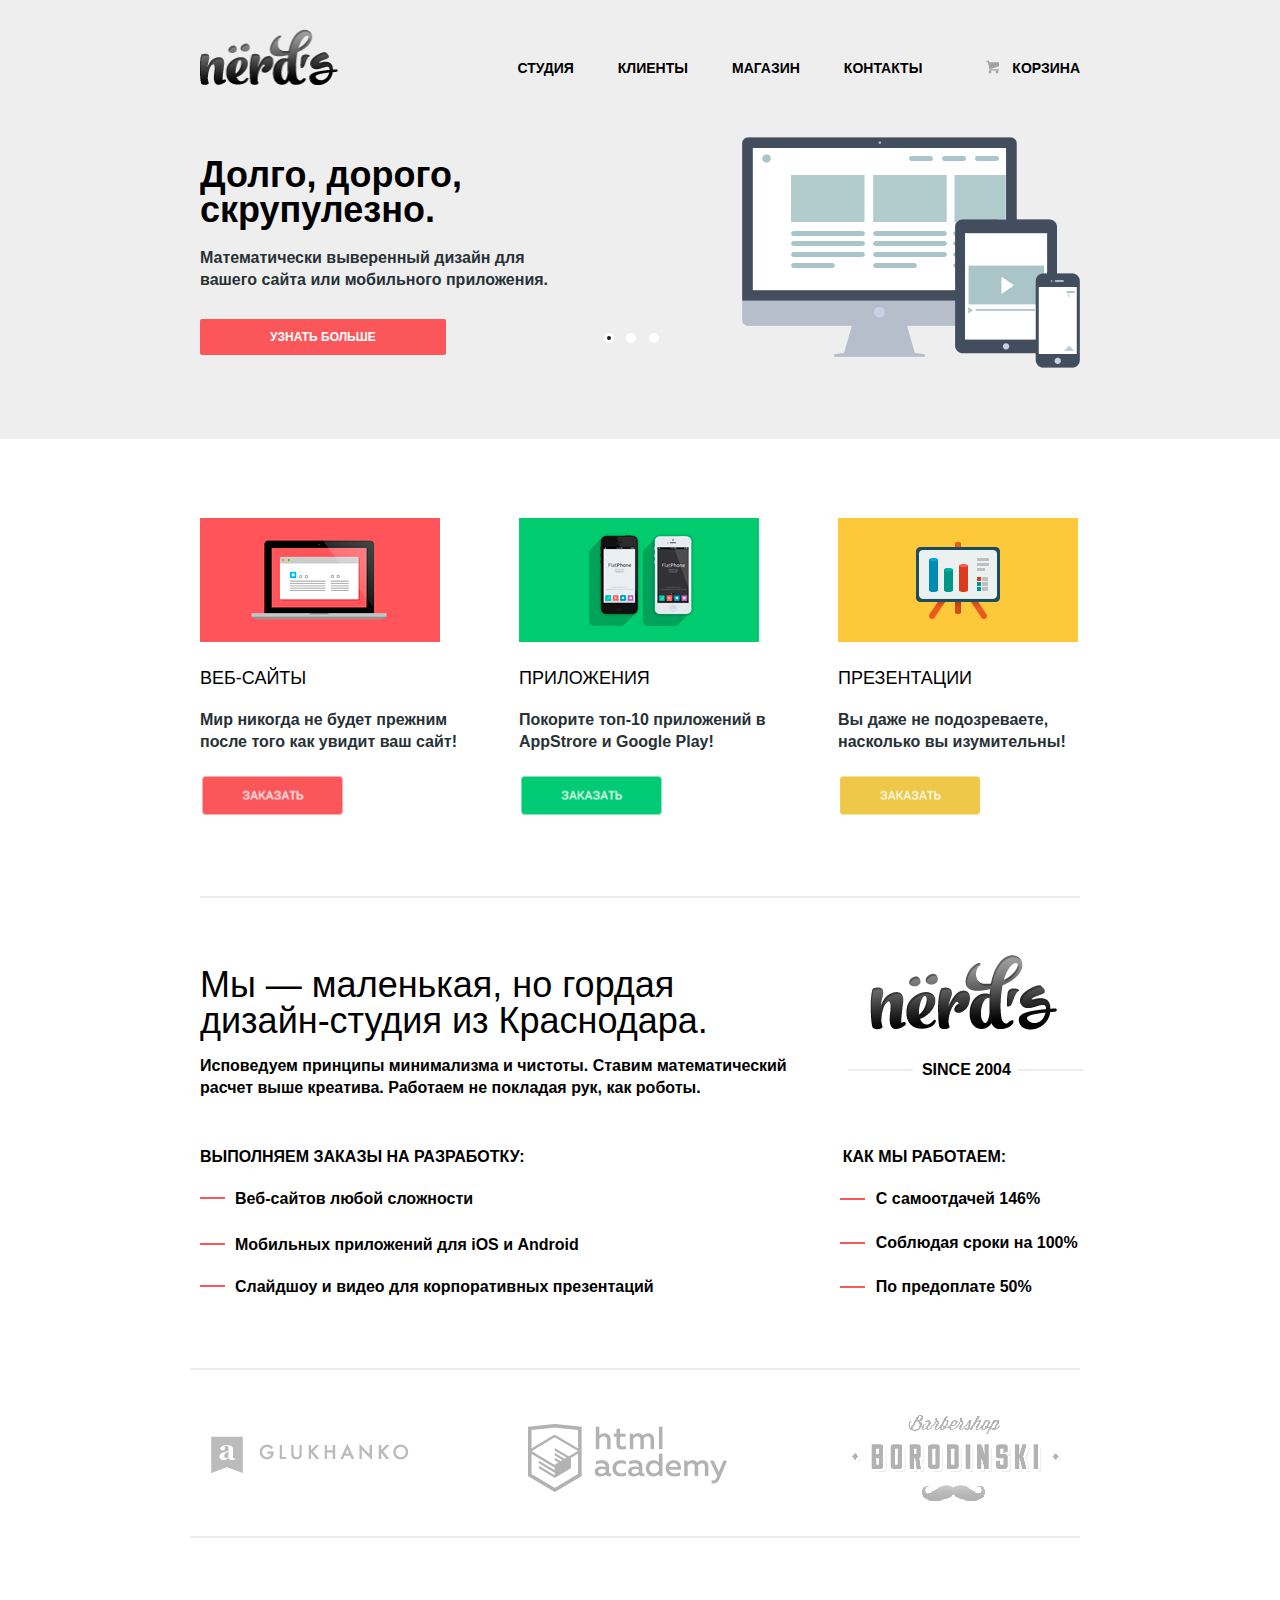
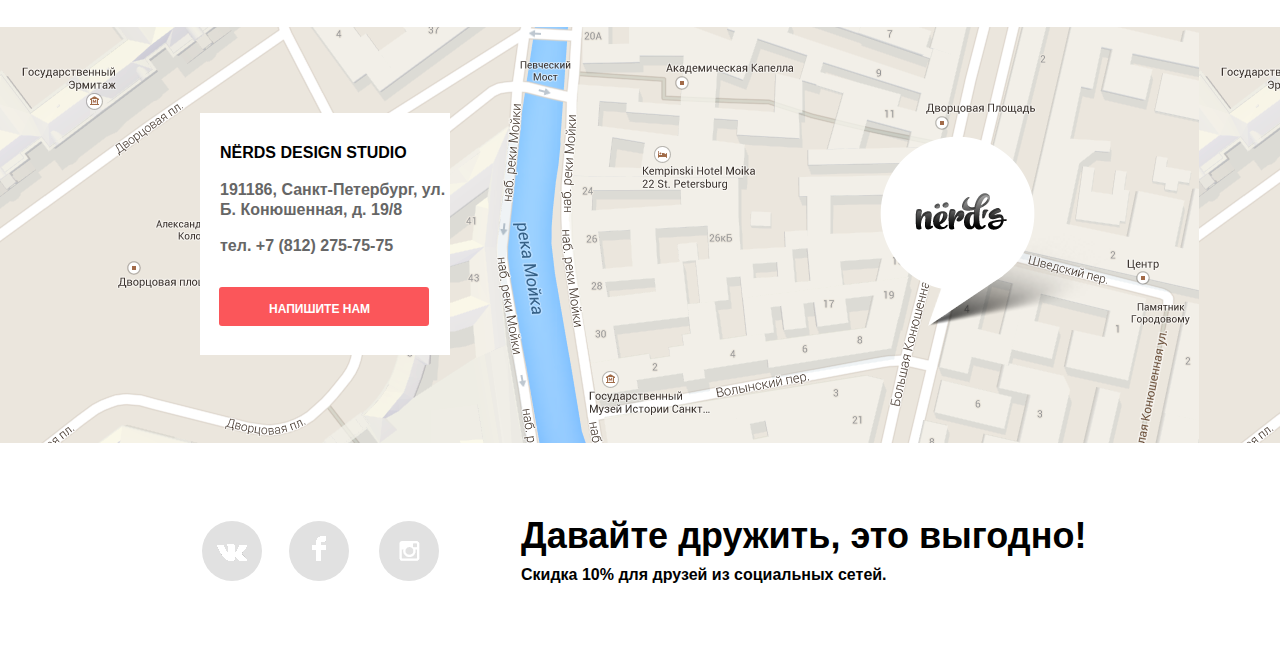
<file: index.html>
<!DOCTYPE html>
<html lang="ru">

<head>
  <meta charset="utf-8">
  <title>HTML Academy: Нёрдс</title>
  <link href="https://fonts.googleapis.com/css?family=Roboto:300&subset=latin,cyrillic" rel="stylesheet" type="text/css">
  <link href="./css/normalize.css" rel="stylesheet">
  <link href="./css/m-style.css" rel="stylesheet">
</head>

<body>
  <header class="main-header">
    <div class="flex-item container">
      <div class="logo">
        <img src="img/header/logo-header.png" width="139" height="56" alt="Разработка сайтов под заказ">
      </div>
      <nav class="main-navigation">
        <ul>
          <li>
            <a href="#">СТУДИЯ</a>
          </li>
          <li>
            <a href="#">КЛИЕНТЫ</a>
          </li>
          <li>
            <a href="catalog.html">МАГАЗИН</a>
          </li>
          <li>
            <a href="#">КОНТАКТЫ</a>
          </li>
        </ul>
      </nav>
      <div class="shopping-basket">
        <a class="basket" href="#">КОРЗИНА</a>
      </div>
    </div>
    <div class="slider">
      <input type="radio" id="btn-1" name="toggle" checked>
      <input type="radio" id="btn-2" name="toggle">
      <input type="radio" id="btn-3" name="toggle">
      <div class="slider-controls">
        <label for="btn-1"></label>
        <label for="btn-2"></label>
        <label for="btn-3"></label>
      </div>
      <div class="slides">
        <div class="slide">
          <div class="slide-text">
            <div class="slide-title">Долго, дорого, скрупулезно.</div>
            <p>Математически выверенный дизайн для вашего сайта или мобильного приложения.</p>
            <a class="btn" href="#">УЗНАТЬ БОЛЬШЕ</a>
          </div>
        </div>
        <div class="slide">
          <div class="slide-text">
            <div class="slide-title">Любите ли вы математику, как любим её мы?</div>
            <p>Нашим дизайнерам мы удаляем нейроны, ответственные за креатив, чтобы дать им возможность всё просчитать.</p>
            <a class="btn" href="#">УЗНАТЬ БОЛЬШЕ</a>
          </div>
        </div>
        <div class="slide">
          <div class="slide-text">
            <div class="slide-title">Только наркотики, только хардкор.</div>
            <p>Все дизайнерские решения в нашей компании принимаются, только под воздействием качественных галлюциногенов.</p>
            <a class="btn" href="#">УЗНАТЬ БОЛЬШЕ</a>
          </div>
        </div>
      </div>
    </div>
  </header>
  <main class="container">
    <section>
      <div class="features-flex">
        <div class="features-item">
          <img src="img/websites/image-websites.png" width="240" height="124" alt="Дизайн веб-сайтов">
          <h2>ВЕБ-САЙТЫ</h2>
          <p>Мир никогда не будет прежним после того как увидит ваш сайт!</p>
          <a class="btn-websites" href="#"></a>
        </div>
        <div class="features-item">
          <img src="img/apps/image-apps.png" width="240" height="124" alt="Создание приложений для мобильных устройств">
          <h2>ПРИЛОЖЕНИЯ</h2>
          <p>Покорите топ-10 приложений в AppStrore и Google Play!</p>
          <a class="btn-apps" href="#"></a>
        </div>
        <div class="features-item">
          <img src="img/presentations/image-presentations.png" width="240" height="124" alt="Изготовление презентаций">
          <h2>ПРЕЗЕНТАЦИИ</h2>
          <p>Вы даже не подозреваете, насколько вы изумительны!</p>
          <a class="btn-presentations" href="#"></a>
        </div>
      </div>
    </section>
    <article class="about-us">
      <div class="about-us-left">
        <h1>Мы — маленькая, но гордая дизайн-студия из Краснодара.</h1>
        <p>Исповедуем принципы минимализма и чистоты. Ставим математический расчет выше креатива. Работаем не покладая рук, как роботы.</p>
        <p class="list">ВЫПОЛНЯЕМ ЗАКАЗЫ НА РАЗРАБОТКУ:</p>
        <ul>
          <li>
            Веб-сайтов любой сложности
          </li>
          <li>
            Мобильных приложений для iOS и Android
          </li>
          <li>
            Слайдшоу и видео для корпоративных презентаций
          </li>
        </ul>
      </div>
      <div class="about-us-right">
        <img src="img/studio/logo-about.png" width="187" height="75" alt="Разработка сайтов под заказ">
        <div class="since">
          SINCE 2004
        </div>
        <p class="list">КАК МЫ РАБОТАЕМ:</p>
        <ul>
          <li>
            С самоотдачей 146%
          </li>
          <li>
            Соблюдая сроки на 100%
          </li>
          <li>
            По предоплате 50%
          </li>
        </ul>
      </div>
    </article>
    <section class="site-logo">
      <div class="h1">
        <h1>Сделанные сайты</h1>
      </div>
      <div class="clukhanko-logo">
        <a href="#"></a>
      </div>
      <div class="html-logo">
        <a href="#"></a>
      </div>
      <div class="borodinski-logo">
        <a href="#"></a>
      </div>
    </section>
  </main>
  <section class="contacts">
    <div class="map">
      <script src="./js/m-map-scripts.js"></script>
    </div>
	<div class="map-block">
    <div class="adres">
      <h3>
		  NЁRDS DESIGN STUDIO
	    </h3>
      <p>
        191186, Санкт-Петербург, ул. Б. Конюшенная, д. 19/8
      </p>
      <p class="tel">
        тел. +7 (812) 275-75-75
      </p>
      <div class="feedback">
        <a class="btn-contacts" href="form.html">НАПИШИТЕ НАМ</a>
      </div>
    </div>
    <div class="mapmaker">
    </div>
	</div>
  </section>
  <footer class="container">
    <div class="footer-flex">
      <div class="footer-social">
        <ul>
          <li>
            <a class="social-btn social-btn-vk" href="#">Вконтакте</a>
          </li>
          <li>
            <a class="social-btn social-btn-fb" href="#">Фейсбук</a>
          </li>
          <li>
            <a class="social-btn social-btn-inst" href="#">Инстаграм</a>
          </li>
        </ul>
      </div>
      <div class="a-discount">
        <h2>Давайте дружить, это выгодно!</h2>
        <p>Скидка 10% для друзей из социальных сетей.</p>
      </div>
    </div>
  </footer>
  <div class="modal-content">
    <form>
      <button class="modal-content-close" type="button" title="Закрыть">Закрыть</button>
      <div class="top-form-modal">
        <label class="username">Ваше имя:
          <input type="text" name="name" value="" placeholder="ПРЕДСТАВЬТЕСЬ, ПОЖАЛУЙСТА">
        </label>
        <label class="email">Ваш e-mail:
          <input type="text" name="email" value="" placeholder="ДЛЯ ОТПРАВКИ ОТВЕТА">
        </label>
      </div>
      <label class="message">Текст письма:
        <input type="text" name="message" value="" placeholder="В СВОБОДНОЙ ФОРМЕ">
      </label>
      <button class="modal-content-send" type="submit" title="Отправить">Отправить</button>
    </form>
  </div>
  <script src="./js/m-script.js"></script>
</body>

</html>
</file>
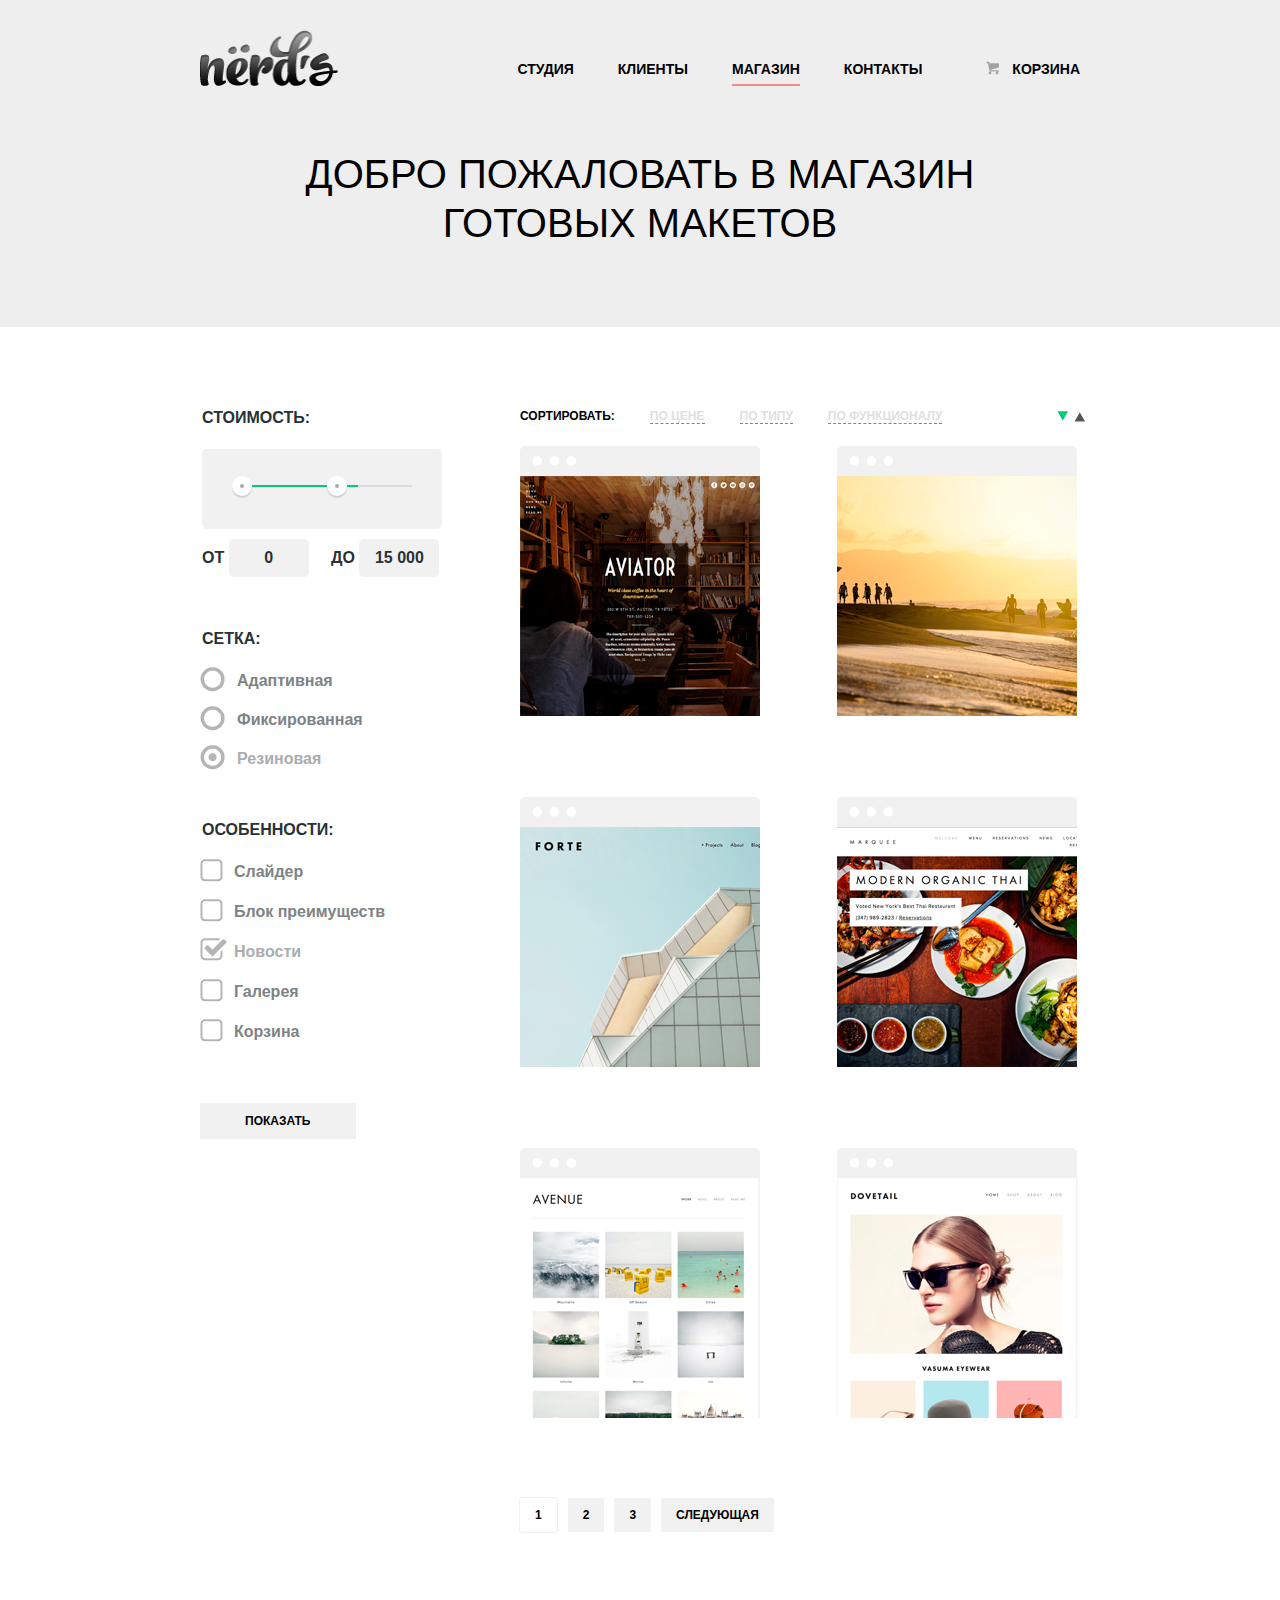
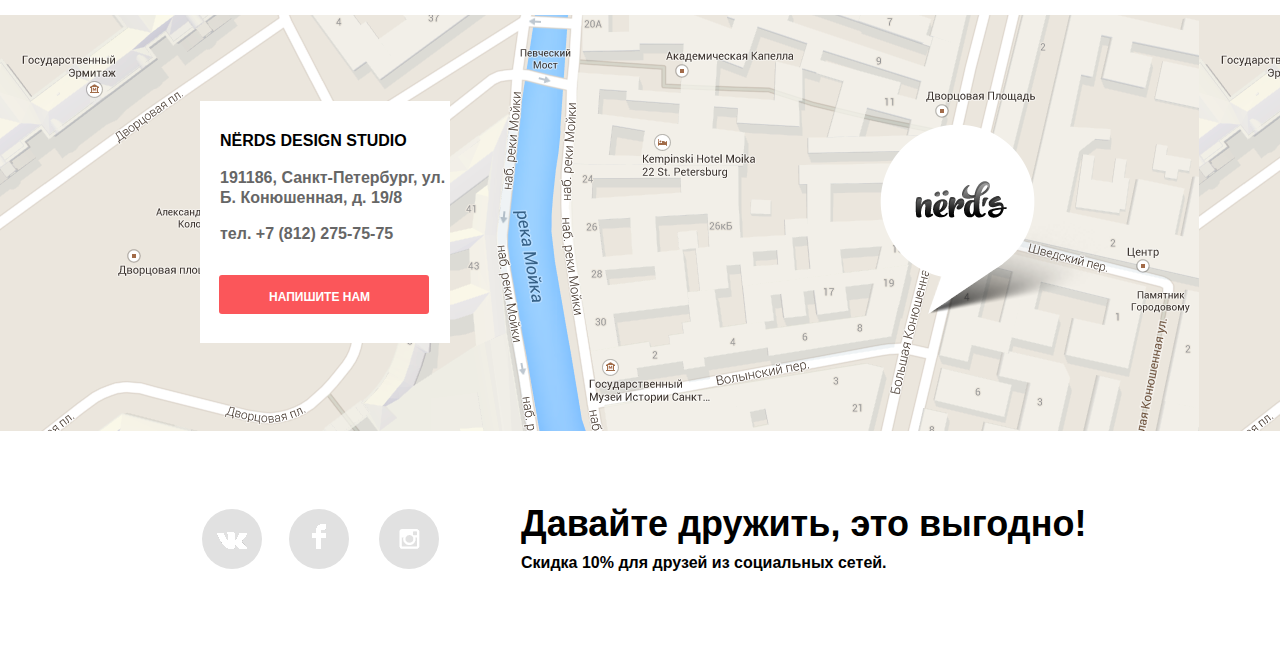
<file: catalog.html>
<!DOCTYPE html>
<html lang="ru">

<head>
  <meta charset="utf-8">
  <title>HTML Academy: Нёрдс</title>
  <link href="https://fonts.googleapis.com/css?family=Roboto:300&subset=latin,cyrillic" rel="stylesheet" type="text/css">
  <link href="./css/normalize.css" rel="stylesheet">
  <link href="./css/m-style.css" rel="stylesheet">
</head>

<body>
  <header class="main-header-catalog">
    <div class="flex-item container">
      <div class="logo">
        <a href="index.html" title="Главная страница сайта">
          <img src="img/header/logo-header.png" width="139" height="56" alt="Разработка сайтов под заказ">
        </a>
      </div>
      <nav class="main-navigation">
        <ul>
          <li>
            <a href="#">СТУДИЯ</a>
          </li>
          <li>
            <a href="#">КЛИЕНТЫ</a>
          </li>
          <li class="active">
            <a href="#">МАГАЗИН</a>
          </li>
          <li>
            <a href="#">КОНТАКТЫ</a>
          </li>
        </ul>
      </nav>
      <div class="shopping-basket">
        <a class="basket" href="#">КОРЗИНА</a>
      </div>
    </div>
    <div class="welcome">
      <h1>ДОБРО ПОЖАЛОВАТЬ В МАГАЗИН ГОТОВЫХ МАКЕТОВ</h1>
    </div>
  </header>
  <div class="flex-continer container">
    <aside class="left">
      <form action="#" method="get">
        <fieldset class="range-filter">
          <legend>СТОИМОСТЬ:</legend>
          <div class="range-controls">
            <div class="scale">
              <div style="width:70%;" class="bar"></div>
            </div>
            <div class="toggle min-toggle"></div>
            <div class="toggle max-toggle"></div>
          </div>
          <div class="price-controls">
            ОТ
            <input class="min-price" type="text" value="0"> ДО
            <input class="max-price" type="text" value="15 000">
          </div>
        </fieldset>
        <fieldset class="design-options">
          <legend>СЕТКА:</legend>
          <input type="radio" name="question-one" value="Адаптивная" id="ch1" checked>
          <label for="ch1">Адаптивная</label>
          <input type="radio" name="question-one" value="Фиксированная" id="ch2" checked>
          <label for="ch2">Фиксированная</label>
          <input type="radio" name="question-one" value="Резиновая" id="ch3" checked>
          <label for="ch3">Резиновая</label>
        </fieldset>
        <fieldset class="features">
          <legend>ОСОБЕННОСТИ:</legend>
          <input type="checkbox" id="fh1" name="two-question" value="Слайдер">
          <label for="fh1">Слайдер</label>
          <input type="checkbox" id="fh2" name="two-question" value="Блок преимуществ">
          <label for="fh2">Блок преимуществ</label>
          <input type="checkbox" id="fh3" name="two-question" value="Новости" checked>
          <label for="fh3">Новости</label>
          <input type="checkbox" id="fh4" name="two-question" value="Галерея">
          <label for="fh4">Галерея</label>
          <input type="checkbox" id="fh5" name="two-question" value="Корзина">
          <label for="fh5">Корзина</label>
        </fieldset>
        <button class="btn-show">ПОКАЗАТЬ</button>
      </form>
    </aside>

    <main class="content">
      <section class="sort">
        <h4>СОРТИРОВАТЬ:</h4>
        <ul>
          <li>
            <a class="show" href="#">ПО ЦЕНЕ</a>
          </li>
          <li>
            <a class="show" href="#">ПО ТИПУ</a>
          </li>
          <li>
            <a class="show" href="#">ПО ФУНКЦИОНАЛУ</a>
          </li>
        </ul>
      </section>
      <article class="show">
        <div class="h1">
          <h2>Варианты цен сайтов</h2>
        </div>
        <div class="options">
          <section class="shape aviator">
            <div class="details">
              <h3>AVIATOR</h3>
              <p class="description">Одностраничный макет с авторским дизайном.</p>
              <a class="button" href="#">8000 Р.</a>
            </div>
          </section>
          <section class="shape sinset">
            <div class="details">
              <h3>SINSET</h3>
              <p class="description">Интернет-магазин с личным кабинетом.</p>
              <a class="button" href="#">10000 Р.</a>
            </div>
          </section>
        </div>
        <div class="options two">
          <section class="shape forte">
            <div class="details">
              <h3>FORTE</h3>
              <p class="description">Отличный макет для личного блога.</p>
              <a class="button" href="#">5000 Р.</a>
            </div>
          </section>
          <section class="shape modern-organic-thai">
            <div class="details">
              <h3>Modern organic THAI</h3>
              <p class="description">Сайт для ресторана быстрого питания.</p>
              <a class="button" href="#">12000 Р.</a>
            </div>
          </section>
        </div>
        <div class="options three">
          <section class="shape avenue">
            <div class="details">
              <h3>AVENUE</h3>
              <p class="description">Макет для блога о путешествиях.</p>
              <a class="button" href="#">8000 Р.</a>
            </div>
          </section>
          <section class="shape dovetail">
            <div class="details">
              <h3>DOVETAIL</h3>
              <p class="description">Интернет-магазин с галереей товаров.</p>
              <a class="button" href="#">14000 Р.</a>
            </div>
          </section>
        </div>
      </article>


      <div class="switch-pages">
        <ul>
          <li class="page-active">
            <a class="switch-pages" href="#">1</a>
          </li>
          <li>
            <a class="switch-pages" href="#">2</a>
          </li>
          <li>
            <a class="switch-pages" href="#">3</a>
          </li>
          <li>
            <a class="switch-pages" href="#">СЛЕДУЮЩАЯ</a>
          </li>
        </ul>
      </div>
    </main>
  </div>
	
  <section class="contacts">
    <div class="map">
      <script src="./js/m-map-scripts.js"></script>
    </div>
	<div class="map-block">
    <div class="adres">
      <h3>
		  NЁRDS DESIGN STUDIO
	    </h3>
      <p>
        191186, Санкт-Петербург, ул. Б. Конюшенная, д. 19/8
      </p>
      <p class="tel">
        тел. +7 (812) 275-75-75
      </p>
      <div class="feedback">
        <a class="btn-contacts" href="form.html">НАПИШИТЕ НАМ</a>
      </div>
    </div>
    <div class="mapmaker">
    </div>
	</div>
  </section>
  <footer class="container">
    <div class="footer-flex">
      <div class="footer-social">
        <ul>
          <li>
            <a class="social-btn social-btn-vk" href="#">Вконтакте</a>
          </li>
          <li>
            <a class="social-btn social-btn-fb" href="#">Фейсбук</a>
          </li>
          <li>
            <a class="social-btn social-btn-inst" href="#">Инстаграм</a>
          </li>
        </ul>
      </div>
      <div class="a-discount">
        <h2>Давайте дружить, это выгодно!</h2>
        <p>Скидка 10% для друзей из социальных сетей.</p>
      </div>
    </div>
  </footer>
  <div class="modal-content">
    <form>
      <button class="modal-content-close" type="button" title="Закрыть">Закрыть</button>
      <div class="top-form-modal">
        <label class="username">Ваше имя:
          <input type="text" name="name" value="" placeholder="ПРЕДСТАВЬТЕСЬ, ПОЖАЛУЙСТА">
        </label>
        <label class="email">Ваш e-mail:
          <input type="text" name="email" value="" placeholder="ДЛЯ ОТПРАВКИ ОТВЕТА">
        </label>
      </div>
      <label class="message">Текст письма:
        <input type="text" name="message" value="" placeholder="В СВОБОДНОЙ ФОРМЕ">
      </label>
      <button class="modal-content-send" type="submit" title="Отправить">Отправить</button>
    </form>
  </div>
  <script src="./js/m-script.js"></script>
</body>

</html>
</file>
<file: css/m-style.css>
.contacts,.container,.range-controls,.shape,.slide{overflow:hidden}.about-us:before,.basket::before{content:""}.about-us-left ul,.about-us-right ul,.flex-item ul,.footer-social ul,.sort ul,.switch-pages ul{list-style-type:none}body{font-family:"Roboto Medium",Arial,sans-serif;font-size:16px;font-weight:700;line-height:22px;color:#283136;background:#fff}h1,h2{font-family:"Roboto Medium",Arial,sans-serif;font-weight:400;color:#000}h1{font-size:36px;line-height:36px}h2{font-size:18px;line-height:30px}.main-navigation li,.shopping-basket{font-size:14px;line-height:30px;font-family:"Roboto Medium",Arial,sans-serif}.container{width:900px;margin:0 auto}.main-header{width:100%;padding-top:29px;padding-bottom:102px;background-color:#eee;height:308px}.main-header-catalog{width:100%;padding-top:30px;background-color:#eee;min-height:297px}header{background-color: #eee;}.flex-item.container{margin:0 auto;width:880px;display:flex;padding-left:10px;padding-right:10px}.flex-item ul{display:flex;padding-top:8px;padding-left:135px}.flex-item li{padding-left:44px}.flex-item a{display:block}.main-navigation a:hover{color:#fb565a}.main-navigation a:active{color:#9c9c9c}.basket{position:relative}.basket::before{position:absolute;top:5px;left:-30px;width:25px;height:25px;background:url(../img/sprite/sprite.png) -1px -585px no-repeat;opacity:.4}.basket:hover::before{opacity:1}.shopping-basket{display:flex;margin:16px 0;padding-left:90px;padding-top:8px;color:#000;font-weight:700}.shopping-basket a{color:#000;text-decoration:none}.shopping-basket a:hover{color:#f7898b;text-decoration:none}.shopping-basket a:active{color:#9c9c9c;text-decoration:none}.main-navigation li{color:#000;font-weight:700}.main-navigation a{color:#000;text-decoration:none}.main-navigation .active a{color:#000;text-decoration:none;border-bottom:2px solid #f7898b}.slider{position:relative;width:880px;height:310px;margin:30px auto;background-color: #eee}.slider input[type=radio]{position:absolute;opacity:0}.slider-controls{position:absolute;bottom:95px;left:49%;width:200px;height:10px;margin-left:-100px;text-align:center;z-index:1000}.slider-controls label{display:inline-block;width:4px;height:4px;margin:-1px 4px;background:#fff;border:3px solid #fff;vertical-align:top;border-radius:50%;cursor:pointer}#btn-1:checked~.slider-controls label[for=btn-1],#btn-2:checked~.slider-controls label[for=btn-2],#btn-3:checked~.slider-controls label[for=btn-3]{background:#1c1c1c}.slide:nth-child(1),.slide:nth-child(2){background-position:100% 10px;background-repeat:no-repeat}.slide{position:absolute;top:-2px;left:0;width:100%;height:100%;display:none}.slide-text{width:380px;padding:30px 0;font-size:16px;line-height:22px;font-weight:700;color:#283136}.slide-title{font-size:36px;font-weight:36px;color:#000;line-height:35px}.slide:nth-child(1){background-image:url(../img/slider-1/image-1.png)}.slide:nth-child(2){background-image:url(../img/slider-2/image-2.png)}.slide:nth-child(3){background-image:url(../img/slider-3/image-3.png);background-repeat:no-repeat;background-position:100% 0}.slide-text p{margin-bottom:37px;margin-top:20px}#btn-1:checked~.slides .slide:nth-child(1),#btn-2:checked~.slides .slide:nth-child(2),#btn-3:checked~.slides .slide:nth-child(3){display:block}.features-flex{display:flex;width:900px;margin-top:80px;padding-left:10px;padding-right:10px}.about-us:before{display:block;width:880px;height:2px;background:#eee;position:absolute;margin-left:0;margin-top:-47px}.features-item{padding-right:39px;min-height:380px}.features-item p{width:280px}.about-us{display:flex;margin-top:45px;margin-left:10px;font-family:"Roboto Medium",Arial,sans-serif;font-size:16px;line-height:22px;color:#000;font-weight:700}.about-us-right{width:250px;position:relative}.about-us-left{width:650px}.about-us-left p{margin-top:1px;width:600px}.about-us-left h1{margin-bottom:16px;width:550px}.about-us-right:after,.about-us-right:before{content:"";display:block;width:65px;height:2px;background:#eee}.about-us-left .list{margin-top:47px;margin-bottom:20px}.about-us-left ul{flex-direction:column;position:relative;padding-bottom:30px;margin-bottom:25px;padding-left:35px}.about-us-right ul{flex-direction:column;position:relative;padding-left:33px;padding-bottom:25px;margin-top:20px}.about-us-right img{padding-top:12px;padding-left:27px}.about-us-right:before{position:absolute;left:5px;margin-top:126px}.about-us-right:after{position:absolute;left:175px;margin-top:-292px}.about-us-left li:before,.about-us-right li:before{content:"";display:block;width:25px;height:2px;background:#fb565a;position:absolute}.about-us-right p{padding-top:49px}.about-us-right li{padding-bottom:22px}.about-us-left li:first-child{padding-bottom:24px}.about-us-left li{padding-bottom:20px}.about-us-right li:before{left:-3px;margin-top:10px}.about-us-left li:before{left:0;margin-top:9px}.site-logo{display:flex;position:relative;width:900px;margin-top:50px;margin-left:auto;margin-right:auto;padding-left:10px;padding-right:10px;padding-bottom:205px}.site-logo:after,.site-logo:before{content:"";display:block;width:900px;height:2px;background:#eee;left:-10px}.site-logo:before{position:absolute;margin-top:-55px}.site-logo:after{position:absolute;margin-top:113px}.borodinski-logo,.clukhanko-logo,.html-logo{position:absolute;width:235px;height:115px}.site-logo img{margin-right:100px}.clukhanko-logo{background:url(../img/studio/studio-sprite.png) -5px -15px no-repeat;opacity:.3;top:-13px;left:5px}.clukhanko-logo:hover{opacity:1}.html-logo{background:url(../img/studio/studio-sprite.png) -385px -15px no-repeat;opacity:.3;top:-5px;left:315px}.html-logo:hover{opacity:1}.borodinski-logo{background:url(../img/studio/studio-sprite.png) -765px -10px no-repeat;opacity:.3;top:-11px;left:645px}.borodinski-logo:hover{opacity:1}.welcome{width:900px;height:auto;padding-top:48px;padding-left:0;padding-right:0;margin-left:auto;margin-right:auto}.welcome h1{font-size:40px;font-weight:auto;line-height:49px;text-align:center;padding-left:115px;padding-right:115px;margin-top:0;margin-bottom:0}.flex-continer{display:flex;width:880px;padding-left:10px;padding-right:10px}main .content{padding-left:px;padding-top:px}.show{padding-top:22px;padding-left:60px}.options{display:flex;flex-wrap:nowrap}.options.three,.options.two{flex-wrap:nowrap;margin-top:82px}section{margin-top:-1px}.shape{position:relative;width:240px;height:270px;margin-right:20px;background-color:#fff;border-top-left-radius:5px;border-top-right-radius:5px;border:2px}.shape:before,.shape:hover::before{content:"";display:block;width:247px;height:30px;left:-1px;position:absolute}.shape:before{background:url(../img/top-img-sprite.png) -20px 0 no-repeat;margin-top:1px}.shape:hover::before{background:url(../img/top-img-sprite.png) -313px 0 no-repeat;margin-top:0}.shape .details{display:none;position:absolute;left:20px;top:45px;width:200px;height:200px;color:#000;background-color:#FFF}.button,.sort ul{position:relative}.details h3{font-family:"Roboto Medium",Arial,sans-serif;display:block;padding-top:3px;font-size:18px;font-weight:9px;text-align:center;text-transform:uppercase}.details p{font-family:"Roboto Medium",Arial,sans-serif;padding-left:15px;margin:10px auto;font-size:14px;font-weight:18px}.button{z-index:2;display:inline-block;padding:8px 35px;margin-top:23px;margin-left:40px;text-decoration:none;color:#fff;background-color:#fb565a;border-radius:2px;vertical-align:top}.modern-organic-thai a{margin-top:0}.button:hover{color:#fff;background-color:#d6494d}.button:active{color:#fff;background-color:#b63538}.shape.aviator{background:url(../img/shop/image-aviator.png) 0 99% no-repeat #f1f1f1;margin-left:20px}.shape.sinset{background:url(../img/shop/image-sunset.png) 0 99% no-repeat #f1f1f1;margin-left:57px}.shape.forte{background:url(../img/shop/image-forte.png) 0 99% no-repeat #f1f1f1;margin-left:20px}.shape.modern-organic-thai{background:url(../img/shop/image-modern-organic-thai.png) 0 99% no-repeat #f1f1f1;margin-left:57px}.shape.avenue{background:url(../img/shop/image-avenue.png) 0 99% no-repeat #f1f1f1;margin-left:20px}.shape.dovetail{background:url(../img/shop/image-dovetail.png) 0 99% no-repeat #f1f1f1;margin-left:57px}.shape:hover .details{display:block}.footer-flex{display:flex;margin-bottom:70px}.footer-social{margin-left:-30px}.footer-social ul{display:flex;padding-top:76px;margin-right:px}.footer-social li{padding-left:px}.footer-social a{color:#fff;text-decoration:none}.social-btn{width:60px;height:60px;margin:0 2px;font-size:0;border-radius:50%;background:#e1e1e1}.a-discount h2,.sort{font-family:"Roboto Medium",Arial,sans-serif;color:#000;font-weight:700;width:600px}.social-btn:hover{background:#fb565a}.social-btn-vk{padding:30px;background:url(../img/sprite/sprite.png) 10px -267px no-repeat #e1e1e1}.social-btn-vk:hover{background:url(../img/sprite/sprite.png) 10px -267px no-repeat #fb565a}.social-btn-vk:active{background:url(../img/sprite/sprite.png) 10px -267px no-repeat #d6494d}.social-btn-fb{padding:30px;margin-right:28px;margin-left:25px;background:url(../img/sprite/sprite.png) 9px -318px no-repeat #e1e1e1}.social-btn-fb:hover{background:url(../img/sprite/sprite.png) 9px -318px no-repeat #fb565a}.social-btn-fb:active{background:url(../img/sprite/sprite.png) 9px -318px no-repeat #d6494d}.social-btn-inst{padding:30px;background:url(../img/sprite/sprite.png) 9px -366px no-repeat #e1e1e1}.a-discount,.sort{padding-left:80px}.social-btn-inst:hover{background:url(../img/sprite/sprite.png) 9px -366px no-repeat #fb565a}.social-btn-inst:active{background:url(../img/sprite/sprite.png) 9px -366px no-repeat #d6494d}.a-discount{padding-top:5px}.a-discount h2{font-size:36px;line-height:36px;padding-top:40px;margin-bottom:10px}.a-discount p{font-family:"Roboto Medium",Arial,sans-serif;font-size:16px;line-height:22px;color:#000;font-weight:700;margin-top:5px}.sort{display:flex;font-size:12px;line-height:18px;padding-top:81px}.sort ul{display:flex;margin:0;padding-right:30px;padding-left:0}.sort a:after,.sort a:before{content:"";display:block;width:30px;height:30px;position:absolute;left:441px}.sort li{padding-left:35px}.sort a{color:#e0e0e0;text-decoration:none;border-bottom:1px dashed #00ca74;padding-left:0}.sort a:active,.sort a:hover{color:#000;padding-left:0;text-decoration:none}.sort a:hover{border-bottom:1px solid #00ca74}.sort a:active{border-bottom:none}.sort a:before{background:url(../img/sprite/sprite.png) -5px -58px no-repeat;margin-top:-10px;opacity:.3}.sort a:hover::before{opacity:1}.sort a:after{background:url(../img/sprite/sprite.png) -5px -9px no-repeat;margin-top:-30px}.flex-continer aside{display:flex;flex-direction:column;min-width:240px;padding-top:80px}.design-options{margin-top:39px}.features{margin-top:20px}.design-options input[type=radio]{display:none}.design-options label{display:flex;position:relative;padding-left:35px;padding-bottom:17px;color:#7e8386}input[type=radio]+label:before,input[type=radio]:checked+label:before,input[type=radio]:disabled+label:before{content:"";display:block;width:30px;height:30px;position:absolute;margin-top:-7px;z-index:100}input[type=radio]+label:before{background:url(../img/sprite/sprite.png) -5px -230px no-repeat;left:-5px}input[type=radio]:disabled+label:before{background:url(../img/sprite/sprite.png) -5px -230px no-repeat;left:-3px}input[type=radio]:checked+label:before{background:url(../img/sprite/sprite.png) -5px -190px no-repeat;left:-4px}input[type=radio]:checked+label{color:#a9adaf}input[type=radio]+label:hover{color:#111}.features input[type=checkbox]{display:none}.features label{display:flex;position:relative;padding-left:32px;padding-bottom:18px;color:#7e8386}input[type=checkbox]+label:before,input[type=checkbox]:checked+label:before,input[type=checkbox]:disabled+label:before{display:block;width:30px;height:30px;position:absolute;content:""}input[type=checkbox]+label:before{background:url(../img/sprite/sprite.png) -5px -150px no-repeat;left:-6px;margin-top:-6px}input[type=checkbox]:disabled+label:before{background:url(../img/sprite/sprite.png) -5px -150px no-repeat;left:-4px;margin-top:-5px}input[type=checkbox]:checked+label:before{background:url(../img/sprite/sprite.png) -5px -110px no-repeat;left:-5px}input[type=checkbox]:checked+label{color:#a9adaf}input[type=checkbox]+label:hover{color:#111}.btn-show{margin-top:30px;border:none;padding:7px 45px;font-size:12px;font-weight:18px;background-color:#f1f1f1;align-content:cursor: pointer;outline:0}.btn-show:hover{background-color:#e5e5e5}.btn-show:active{border-top:2px solid #b5b5b5}.range-filter{width:240px}.range-controls{position:relative;height:80px;margin-bottom:10px;padding:0 30px;background:#f1f1f1;border-radius:5px}.range-controls .scale{margin-top:36px;height:2px;background:#d7dcde}.range-controls .bar{height:2px;background:#00ca74}.range-controls .toggle{position:absolute;top:27px;left:30px;width:4px;height:4px;border:8px solid #fff;background:#ababab;cursor:pointer;border-radius:50%;box-shadow:0 2px 1px 0 #cfcfcf}.price-controls input,.switch-pages a{background:#f1f1f1;font-weight:700;font-style:normal;text-align:center;font-family:"Roboto Medium",Arial,sans-serif}.range-controls .max-toggle{left:125px}.range-controls .min-toggle{left:30px}.price-controls input{width:60px;padding:8px 10px;border:none;font-size:16px;color:#283136;border-radius:5px}.price-controls .min-price{margin-right:18px}.price-controls{white-space:nowrap}.switch-pages{padding-top:69px;padding-left:29px;padding-bottom:75px}.switch-pages ul{display:flex}.btn-apps,.btn-presentations,.btn-websites{display:block;height:45px}.switch-pages li{padding-left:10px}.switch-pages a{padding:10px 15px;border:none;font-size:12px;line-height:18px;color:#000;text-decoration:none;border-radius:2px}.page-active a,.page-active a:hover{padding:10px 15px;border:1px solid #f1f1f1;background:#fff;border-radius:3px}.switch-pages a:hover{background:#e5e5e5}.switch-pages a:active{background:#d5d5d5;border-top:2px solid #b5b5b5}.btn,.btn-contacts{font-weight:700;font-size:12px;line-height:18px;color:#fff;border:none;vertical-align:top;text-transform:uppercase;text-decoration:none;outline:0;cursor:pointer;text-align:center}.btn{padding:11px 70px;background-color:#fb565a;border-radius:2px}.btn:active{background-color:#b63538}.btn:hover{background-color:#d6494d}.desc-slider p{margin-bottom:0;padding-bottom:40px}.features-item p{padding-bottom:5px}.btn-websites{width:160px;background:url(../img/btn-sprite.png) 2.5% 10% no-repeat;color:#fff}.btn-websites:hover{background-position:2.5% 50%}.btn-websites:active{background-position:2.5% 90%}.btn-apps{width:160px;background:url(../img/btn-sprite.png) 51% 10% no-repeat;color:#fff}.btn-apps:hover{background-position:51% 50%}.btn-apps:active{background-position:51% 90%}.btn-presentations{width:165px;background:url(../img/btn-sprite.png) 100.3% 10% no-repeat;color:#fff}.btn-presentations:hover{background-position:100.3% 50%}.btn-presentations:active{background-position:100.3% 90%}.feedback{margin-left:19px;margin-top:44px;margin-bottom:3px}.btn-contacts{background-color:#fb565a;border-radius:3px;padding:15px 59px 10px 50px}.btn-contacts:hover{background-color:#d6494d}.btn-contacts:active{background-color:#b63538}.contacts{margin-left:auto;margin-right:auto}.contacts section{margin-top:-1px}.map-block{position:relative;margin:0 auto;width:1200px}.adres,.mapmaker,.modal-content,.modal-content-close{position:absolute}.map{width:100%;height:416px;margin:0 auto;background-color:#ffffe0;background-image:url(../img/contacts/map.png)}.adres h3,.adres p{margin-left:20px;font-size:16px;font-weight:700}.adres{bottom:88px;left:160px;background-color:#fff;width:250px;padding-bottom:30px}.adres h3{margin-top:25px;margin-bottom:12px;line-height:30px;color:#000}.adres p{margin-top:9px;line-height:20px;color:#666}.tel p{margin-top:10px;padding-top:2px}.mapmaker{bottom:117px;left:840px;width:231px;height:190px;background:url(../img/contacts/logo-mapmaker.png) 35px 57px no-repeat,url(../img/contacts/mapmaker.png)}@keyframes bounce{0%{transform:translateY(-2000px)}70%{transform:translateY(30px)}90%{transform:translateY(-10px)}100%{transform:translateY(0)}}@keyframes shake{0%,100%{transform:translateX(0)}10%,30%,50%,70%,90%{transform:translateX(-10px)}20%,40%,60%,80%{transform:translateX(10px)}}.modal-content{top:120px;left:50%;margin-left:-315px;z-index:1010;display:none;width:630px;height:415px;color:#000;background:#fff;box-shadow:5px 3px 20px 20px rgba(215,220,222,.5)}.modal-content-show{display:block;animation:bounce .6s}.modal-error{animation:shake .6s}.modal-content-close{width:42px;height:42px;top:10px;left:580px;font-size:0;background-color:#fb565a;border:none;border-radius:50%;cursor:pointer}.modal-content-close::after,.modal-content-close::before{content:"";position:absolute;top:18px;left:9px;width:25px;height:5px;background-color:#fff;border-radius:1px}.modal-content-close::before{transform:rotate(45deg)}.modal-content-close::after{transform:rotate(-45deg)}.modal-content label{display:flex;flex-direction:column;font-family:"Roboto Medium",Arial,sans-serif;font-size:16px;line-height:18px;color:#000;font-weight:700}.modal-content input{font-family:"Roboto Medium",Arial,sans-serif;font-size:11px;line-height:18px;color:#222;font-weight:700;padding:10px;border:2px solid #d7dcde;border-radius:3px;margin-top:10px;outline:0}.modal-content input:hover{border:2px solid #a2a9ac}.modal-content input:focus{border:2px solid #56bffb}.top-form-modal{display:flex;width:500px;margin:50px 80px}.top-form-modal label{width:220px;margin-right:25px}.message{width:460px;margin:30px auto}.message input{padding-bottom:75px}button .modal-content-send{margin-left:100px}.modal-content-send{padding:10px 197px;font-weight:700;font-size:12px;line-height:18px;vertical-align:top;text-align:center;color:#fff;text-transform:uppercase;text-decoration:none;background-color:#fb565a;border:none;outline:0;cursor:pointer;border-radius:3px;margin-left:85px}img{max-width:100%;height:auto}.since{font-size:16px;font-weight:8.56px;text-align:center;margin-top:23px}fieldset{border:none;padding-left:0;padding-top:20px}.h1{display:none}h4{font-family:"Roboto Medium",Arial,sans-serif;font-size:12px;line-height:18px;color:#000;font-weight:700;margin-top:0;margin-bottom:0}iframe{border:0}
</file>
